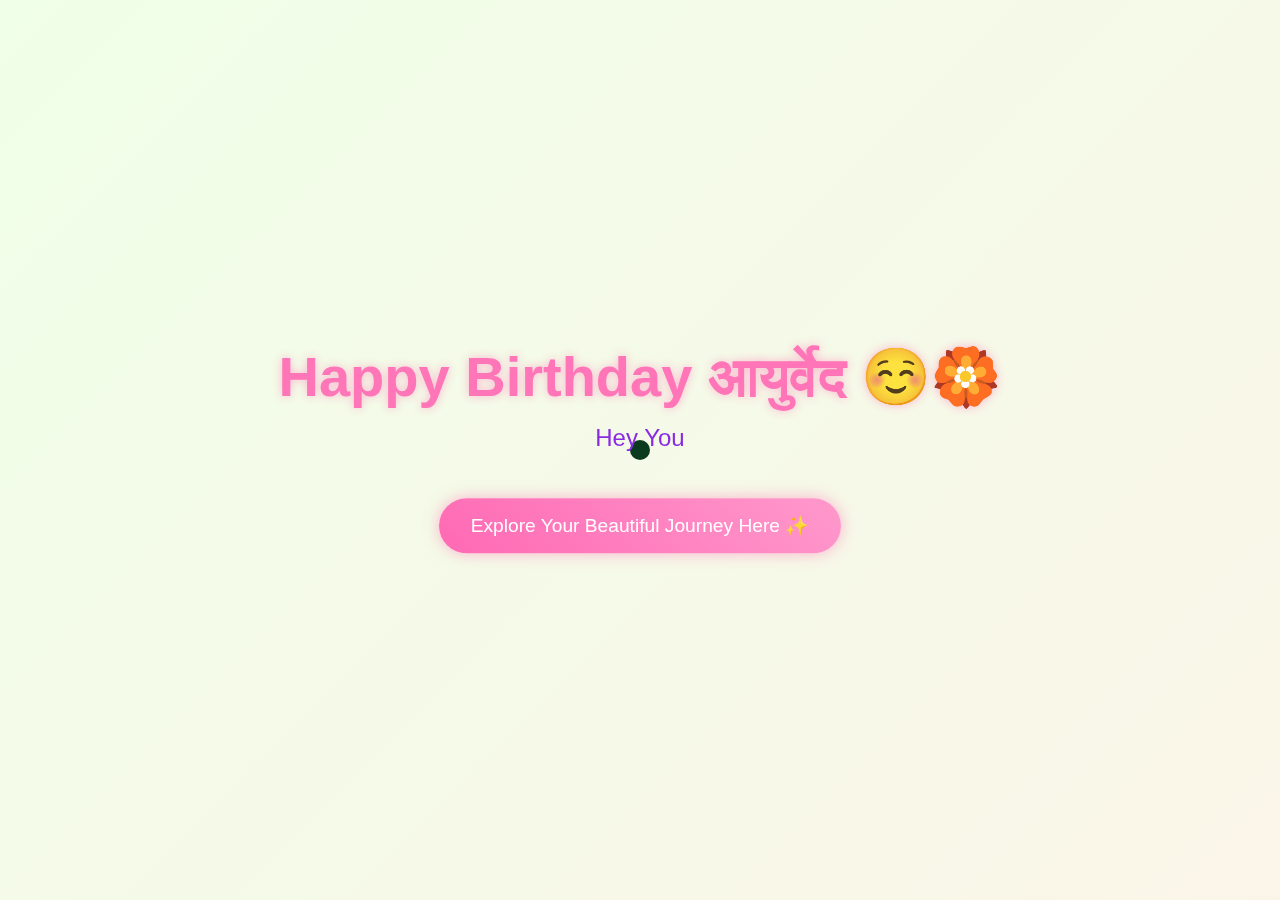
<file: index.html>
<!DOCTYPE html>
<html lang="en">

<head>
    <meta charset="UTF-8">
    <meta name="viewport" content="width=device-width, initial-scale=1.0">
    <title>Happy Birthday</title>
    <script src="https://cdnjs.cloudflare.com/ajax/libs/gsap/3.12.2/gsap.min.js"></script>
    <link rel="stylesheet" href="style.css">

</head>

<body>
    <div class="cursor"></div>
    <div class="container">
        <h1>Happy Birthday आयुर्वेद ☺️🏵️</h1>
        <div class="greeting"></div>
        <button class="cta-button">Explore Your Beautiful Journey Here ✨</button>
    </div>

    <script src="script.js">

    </script>
</body>

</html>
</file>
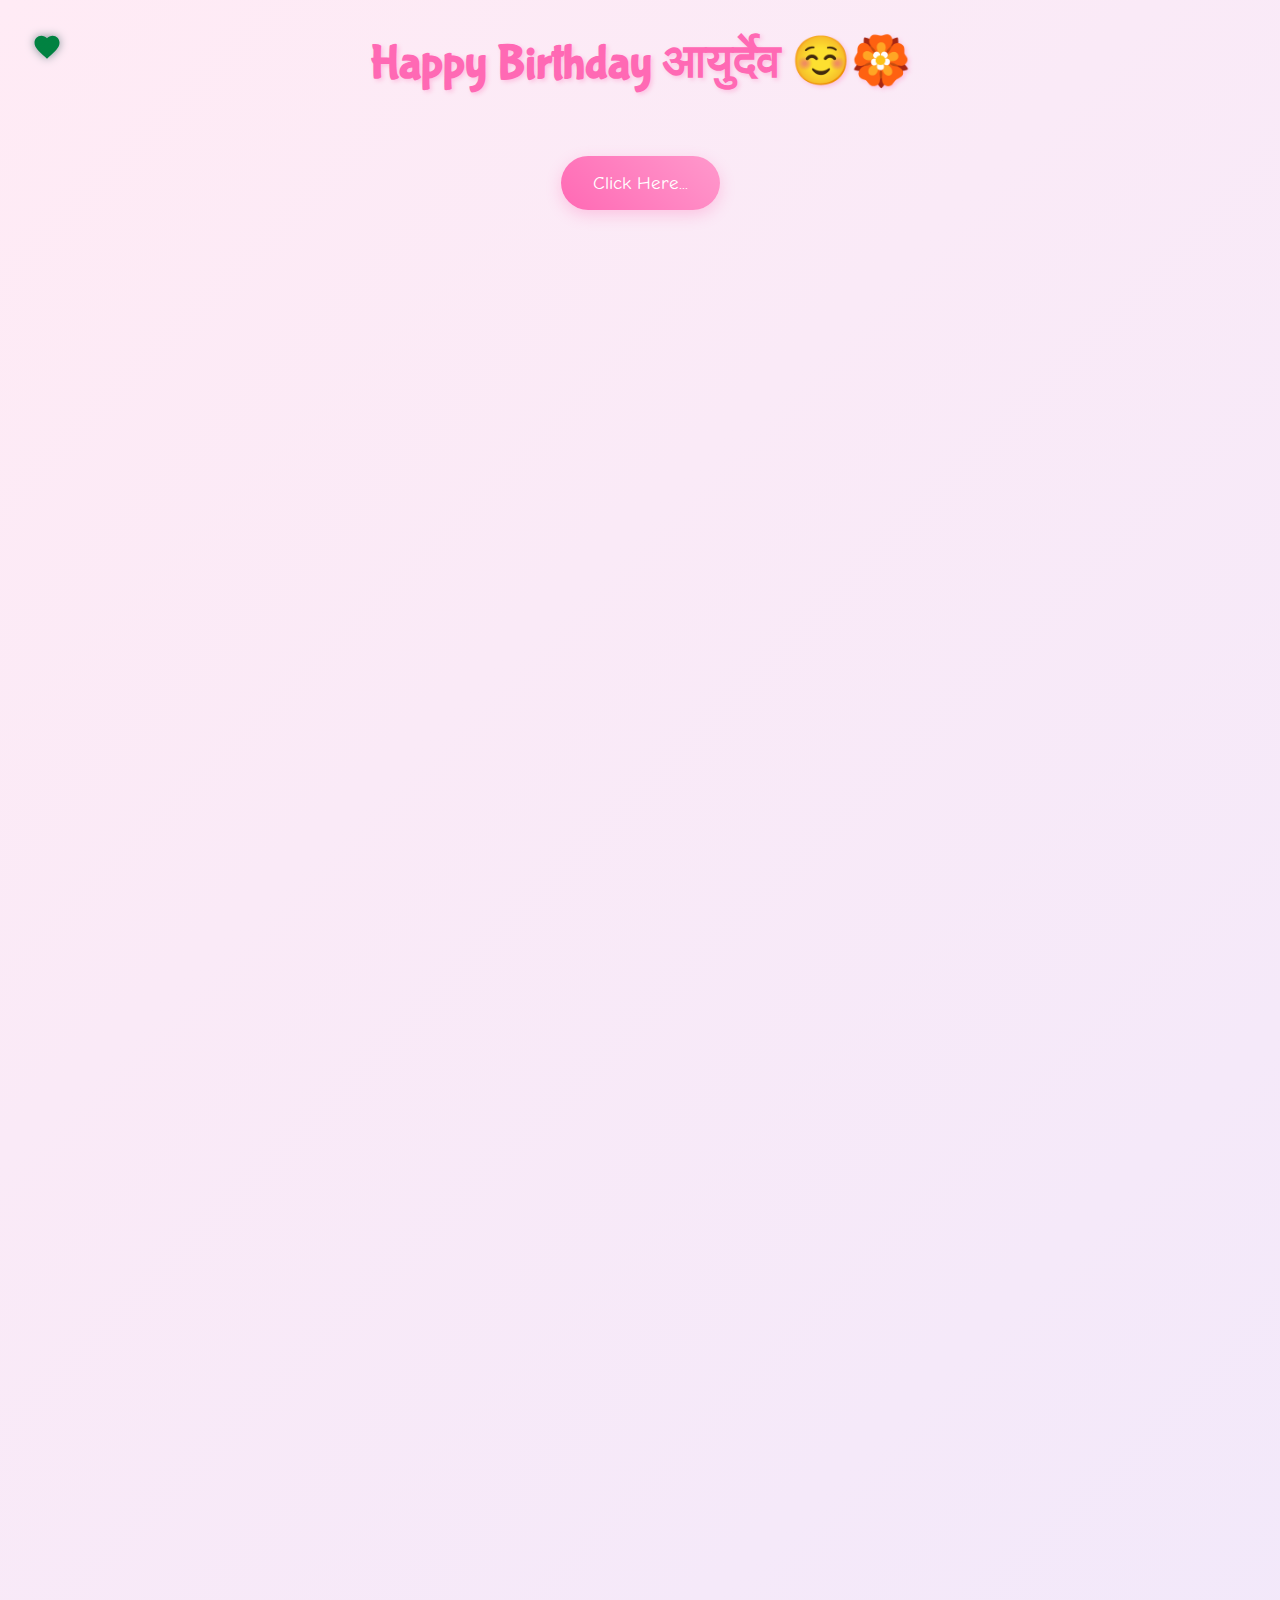
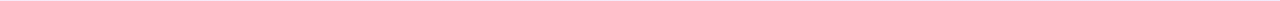
<file: cause.html>
<!DOCTYPE html>
<html lang="en">

<head>
    <meta charset="UTF-8">
    <meta name="viewport" content="width=device-width, initial-scale=1.0">
    <title>Why You're My Friend! 💖</title>
    <script src="https://cdnjs.cloudflare.com/ajax/libs/gsap/3.12.2/gsap.min.js"></script>
    <link rel="stylesheet" href="./cause.css">
    <style>

    </style>
</head>

<body>
    <div class="custom-cursor">
        <svg viewBox="0 0 24 24">
            <path fill="#ff69b4"
                d="M12 21.35l-1.45-1.32C5.4 15.36 2 12.28 2 8.5 2 5.42 4.42 3 7.5 3c1.74 0 3.41.81 4.5 2.09C13.09 3.81 14.76 3 16.5 3 19.58 3 22 5.42 22 8.5c0 3.78-3.4 6.86-8.55 11.54L12 21.35z" />
        </svg>
    </div>

    <div class="container">
        <h1>Happy Birthday आयुर्देव ☺️🏵️</h1>

        <div id="reasons-container"></div>

        <button class="shuffle-button">Click Here...</button>
        <div class="reason-counter"></div>

        <div class="ending-section">
            <div class="teddy-hug">
                <img src="./d1.jpeg" alt="Teddy Hug">
            </div>
            <div class="ending-text">You're the BESTEST ! 💖</div>
        </div>
    </div>

    <script src="cause.js">

    </script>
</body>

</html>
</file>
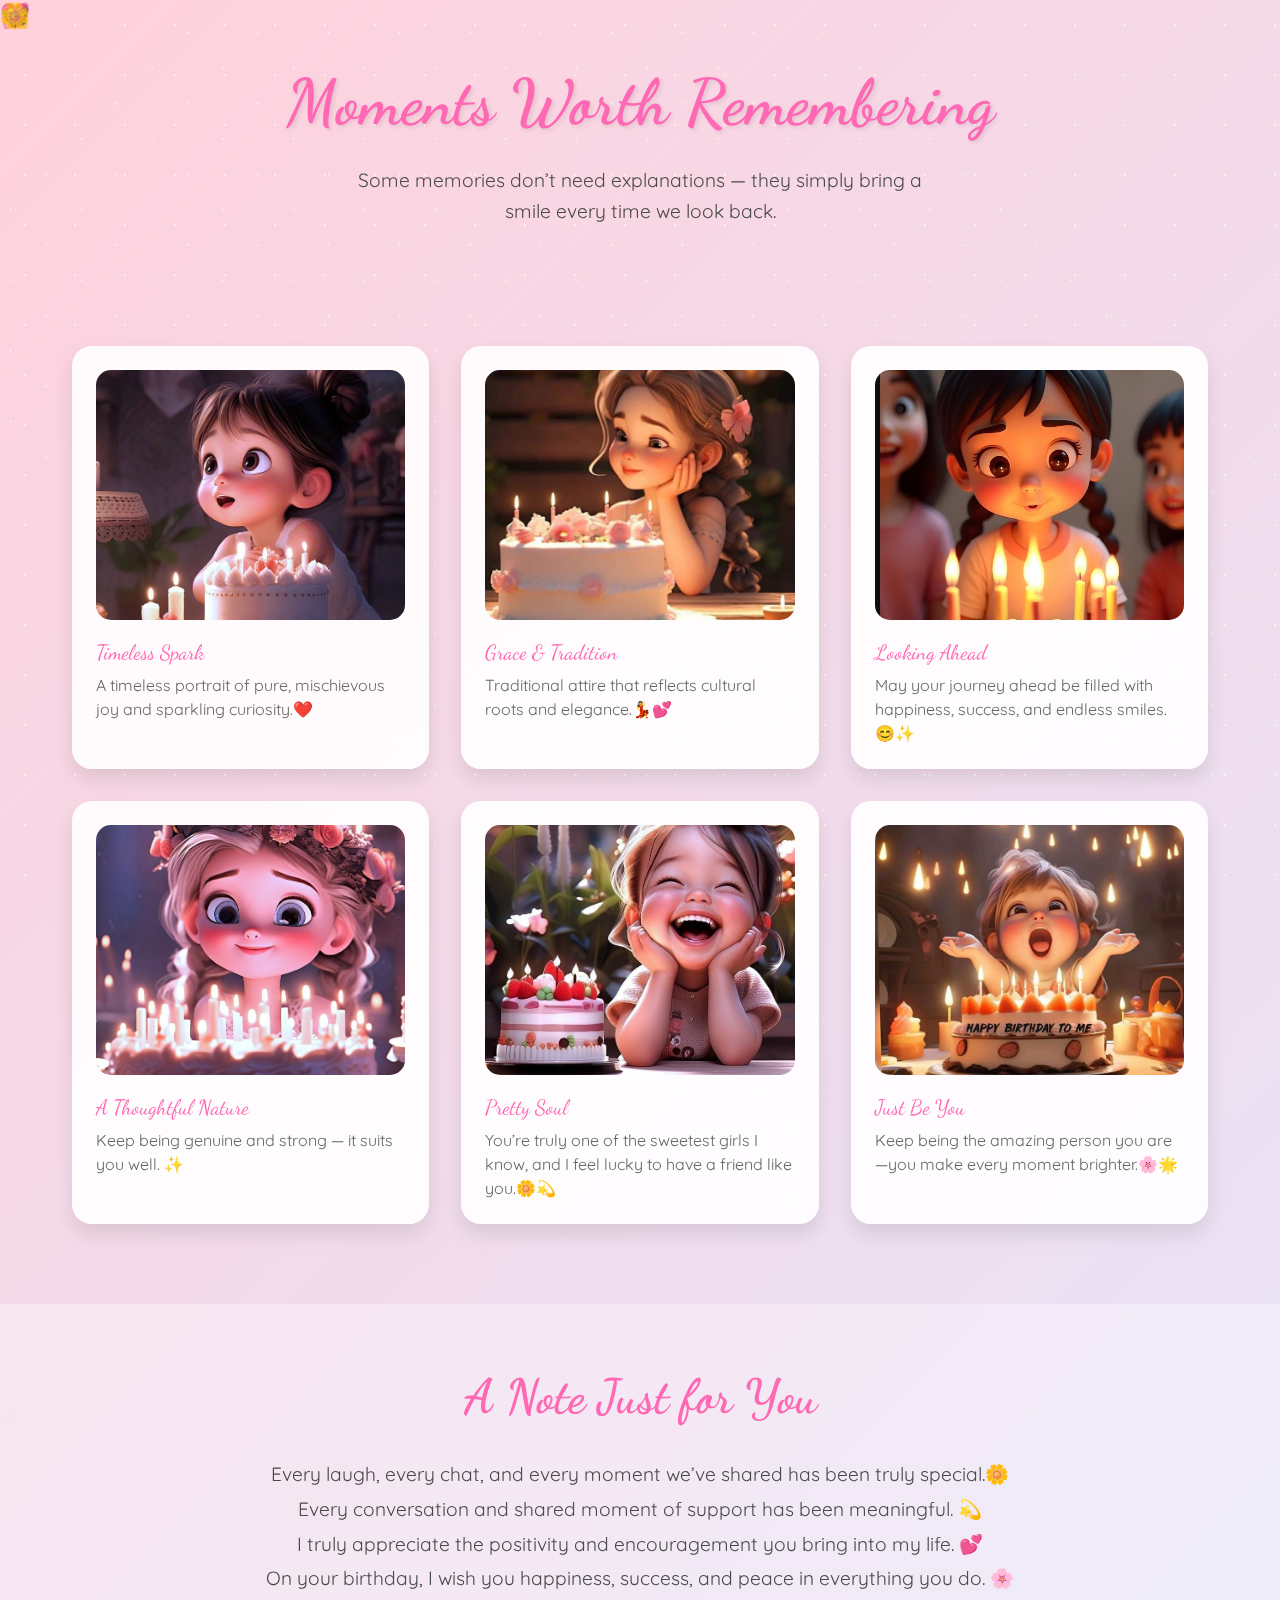
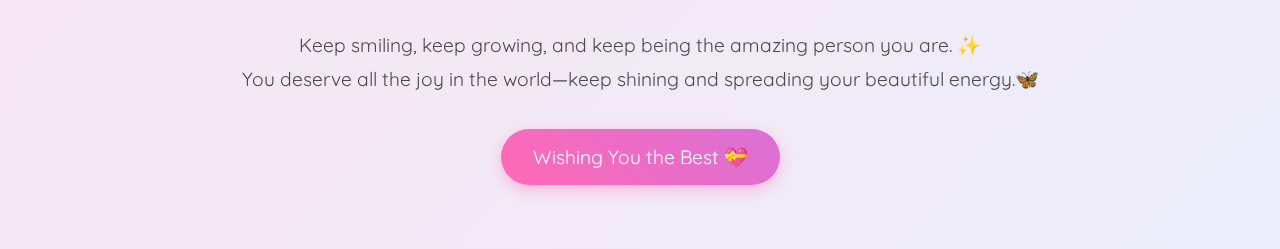
<file: last.html>
<!DOCTYPE html>
<html lang="en">

<head>
    <meta charset="UTF-8">
    <meta name="viewport" content="width=device-width, initial-scale=1.0">
    <title>Beautiful Memories ✨</title>
    <style>
        @import url('https://fonts.googleapis.com/css2?family=Dancing+Script:wght@700&family=Quicksand:wght@300;400;500;600&display=swap');

        * {
            margin: 0;
            padding: 0;
            box-sizing: border-box;
        }

        body {
            min-height: 100vh;
            background: linear-gradient(135deg,
                    #ffd1dc 0%,
                    #e6e6fa 25%,
                    #ffefd5 50%,
                    #e6e6fa 75%,
                    #ffd1dc 100%);
            background-size: 400% 400%;
            animation: gradientFlow 15s ease infinite;
            font-family: 'Quicksand', sans-serif;
            overflow-x: hidden;
            color: #4a4a4a;
        }

        @keyframes gradientFlow {
            0% {
                background-position: 0% 50%;
            }

            50% {
                background-position: 100% 50%;
            }

            100% {
                background-position: 0% 50%;
            }
        }

        /* Enhanced Sparkle Effect */
        .magic-sparkles {
            position: fixed;
            top: 0;
            left: 0;
            width: 100%;
            height: 100%;
            pointer-events: none;
            z-index: 1;
        }

        .sparkle {
            position: absolute;
            width: 6px;
            height: 6px;
            border-radius: 50%;
            background-color: white;
            animation: twinkle var(--duration, 4s) ease-in-out infinite;
            opacity: 0;
        }

        @keyframes twinkle {

            0%,
            100% {
                opacity: 0;
                transform: scale(0.5);
            }

            50% {
                opacity: 0.8;
                transform: scale(1);
            }
        }

        /* Generate 50 sparkles with different positions and animations */
        .magic-sparkles::before,
        .magic-sparkles::after {
            content: '';
            position: absolute;
            width: 100%;
            height: 100%;
            background-image: radial-gradient(circle, white 1px, transparent 1px);
            background-size: 50px 50px;
            animation: sparkleLayer 8s linear infinite;
            opacity: 0.5;
        }

        .magic-sparkles::after {
            animation-delay: -4s;
            transform: rotate(45deg);
        }

        @keyframes sparkleLayer {
            0% {
                transform: translateY(0);
            }

            100% {
                transform: translateY(-50px);
            }
        }

        /* Floating Hearts */
        .floating-hearts {
            position: fixed;
            width: 100%;
            height: 100%;
            pointer-events: none;
            z-index: 2;
        }

        .heart {
            position: absolute;
            font-size: 1.5rem;
            color: rgba(255, 105, 180, 0.6);
            animation: floatHeart var(--float-duration, 6s) ease-in-out infinite;
            animation-delay: var(--delay, 0s);
        }

        @keyframes floatHeart {
            0% {
                transform: translate(0, 100vh) rotate(0deg);
            }

            100% {
                transform: translate(var(--translate-x, 0), -100vh) rotate(360deg);
            }
        }

        /* Welcome Section */
        .welcome {
            text-align: center;
            padding: 4rem 2rem;
            position: relative;
            z-index: 3;
        }

        .welcome h1 {
            font-family: 'Dancing Script', cursive;
            font-size: 4rem;
            color: #ff69b4;
            text-shadow: 2px 2px 4px rgba(0, 0, 0, 0.1);
            animation: fadeInScale 2s ease;
        }

        .welcome p {
            font-size: 1.2rem;
            max-width: 600px;
            margin: 1.5rem auto;
            line-height: 1.6;
            animation: fadeIn 2s ease 0.5s both;
        }

        /* Enhanced Memory Cards */
        .memory-container {
            max-width: 1200px;
            margin: 0 auto;
            padding: 2rem;
            display: grid;
            grid-template-columns: repeat(auto-fit, minmax(300px, 1fr));
            gap: 2rem;
            z-index: 3;
            position: relative;
        }

        .memory-card {
            background: rgba(255, 255, 255, 0.9);
            border-radius: 20px;
            padding: 1.5rem;
            box-shadow: 0 10px 20px rgba(0, 0, 0, 0.1);
            transition: all 0.5s cubic-bezier(0.4, 0, 0.2, 1);
            position: relative;
            overflow: hidden;
        }

        .memory-card:hover {
            transform: translateY(-10px) scale(1.02);
            box-shadow: 0 15px 30px rgba(0, 0, 0, 0.15);
        }

        .memory-card::before {
            content: '';
            position: absolute;
            top: 0;
            left: 0;
            width: 100%;
            height: 100%;
            background: linear-gradient(45deg, transparent, rgba(255, 255, 255, 0.4), transparent);
            transform: translateX(-100%);
            transition: 0.5s;
        }

        .memory-card:hover::before {
            transform: translateX(100%);
        }

        .memory-img {
            width: 100%;
            height: 250px;
            object-fit: cover;
            border-radius: 15px;
            margin-bottom: 1rem;
            transition: transform 0.5s ease;
        }

        .memory-card:hover .memory-img {
            transform: scale(1.05);
        }

        .memory-date {
            font-family: 'Dancing Script', cursive;
            color: #ff69b4;
            font-size: 1.3rem;
            margin-bottom: 0.5rem;
        }

        .memory-caption {
            font-size: 1rem;
            line-height: 1.5;
            color: #666;
        }

        /* Final Message Section */
        .final-message {
            text-align: center;
            padding: 4rem 2rem;
            background: rgba(255, 255, 255, 0.3);
            backdrop-filter: blur(10px);
            margin-top: 3rem;
            position: relative;
            z-index: 3;
        }

        .final-message h2 {
            font-family: 'Dancing Script', cursive;
            font-size: 3rem;
            color: #ff69b4;
            margin-bottom: 2rem;
            animation: heartbeat 2s infinite;
        }

        @keyframes heartbeat {

            0%,
            100% {
                transform: scale(1);
            }

            50% {
                transform: scale(1.1);
            }
        }

        .final-message p {
            font-size: 1.2rem;
            max-width: 800px;
            margin: 0 auto 2rem;
            line-height: 1.8;
        }

        .goodbye-btn {
            display: inline-block;
            padding: 1rem 2rem;
            font-size: 1.2rem;
            background: linear-gradient(45deg, #ff69b4, #da70d6);
            color: white;
            border: none;
            border-radius: 50px;
            cursor: pointer;
            text-decoration: none;
            transition: all 0.3s ease;
            box-shadow: 0 5px 15px rgba(255, 105, 180, 0.4);
            animation: float 3s infinite ease-in-out;
        }

        .goodbye-btn:hover {
            transform: translateY(-5px);
            box-shadow: 0 8px 20px rgba(255, 105, 180, 0.6);
        }

        @keyframes float {

            0%,
            100% {
                transform: translateY(0);
            }

            50% {
                transform: translateY(-10px);
            }
        }

        /* Animations */
        @keyframes fadeInScale {
            0% {
                opacity: 0;
                transform: scale(0.8);
            }

            100% {
                opacity: 1;
                transform: scale(1);
            }
        }

        @keyframes fadeIn {
            0% {
                opacity: 0;
            }

            100% {
                opacity: 1;
            }
        }

        /* Generate Hearts */
        .js-generate-hearts {
            position: fixed;
            width: 100%;
            height: 100%;
            pointer-events: none;
            z-index: 2;
        }

        /* Custom Scrollbar */
        ::-webkit-scrollbar {
            width: 12px;
        }

        ::-webkit-scrollbar-track {
            background: rgba(255, 255, 255, 0.4);
        }

        ::-webkit-scrollbar-thumb {
            background: linear-gradient(45deg, #ff69b4, #da70d6);
            border-radius: 6px;
        }

        /* Responsive Design */
        @media (max-width: 768px) {
            .welcome h1 {
                font-size: 3rem;
            }

            .memory-container {
                grid-template-columns: 1fr;
            }

            .final-message h2 {
                font-size: 2.5rem;
            }
        }
    </style>
</head>

<body>
    <div class="magic-sparkles"></div>
    <div class="floating-hearts">
        <!-- Hearts will be generated via CSS -->
        <!-- Floating elements generated via CSS -->
        <div class="heart" style="--float-duration: 6s; --delay: 0s; --translate-x: 20px;">✨</div>
        <div class="heart" style="--float-duration: 8s; --delay: 1s; --translate-x: -30px;">💕</div>
        <div class="heart" style="--float-duration: 7s; --delay: 2s; --translate-x: 40px;">🌟</div>
        <div class="heart" style="--float-duration: 9s; --delay: 3s; --translate-x: -20px;">💫</div>
        <div class="heart" style="--float-duration: 5s; --delay: 4s; --translate-x: 30px;">🌸</div>
        <div class="heart" style="--float-duration: 5s; --delay: 4s; --translate-x: 30px;">💝</div>
        <div class="heart" style="--float-duration: 5s; --delay: 4s; --translate-x: 30px;">🦋</div>
        <div class="heart" style="--float-duration: 5s; --delay: 4s; --translate-x: 30px;">🌼</div>
        <div class="heart" style="--float-duration: 5s; --delay: 4s; --translate-x: 30px;">💝</div>
        <div class="heart" style="--float-duration: 5s; --delay: 4s; --translate-x: 30px;">🦋</div>
        <div class="heart" style="--float-duration: 5s; --delay: 4s; --translate-x: 30px;">🌼</div>

    </div>

    <section class="welcome">
        <h1>Moments Worth Remembering</h1>
        <p>Some memories don’t need explanations — they simply bring a smile every time we look back.</p>
    </section>

    <div class="memory-container">
        <div class="memory-card">
            <img src="./d1.jpg" alt="First Date" class="memory-img">
            <div class="memory-date">Timeless Spark</div>
            <div class="memory-caption">A timeless portrait of pure, mischievous joy and sparkling curiosity.❤️</div>
        </div>
        <div class="memory-card">
            <img src="./d2.jpg" alt="Beach Day" class="memory-img">
            <div class="memory-date">Grace & Tradition</div>
            <div class="memory-caption">Traditional attire that reflects cultural roots and elegance.💃💕</div>
        </div>
        <div class="memory-card">
            <img src="./d3.jpeg" alt="Beach Day" class="memory-img">
            <div class="memory-date">Looking Ahead</div>
            <div class="memory-caption">May your journey ahead be filled with happiness, success, and endless
                smiles.😊✨</div>
        </div>
        <div class="memory-card">
            <img src="./d4.jpg" alt="Movie Night" class="memory-img">
            <div class="memory-date">A Thoughtful Nature</div>
            <div class="memory-caption">Keep being genuine and strong — it suits you well. ✨</div>
        </div>
        <div class="memory-card">
            <img src="./d5.jpg" alt="First Date" class="memory-img">
            <div class="memory-date">Pretty Soul</div>
            <div class="memory-caption">You’re truly one of the sweetest girls I know, and I feel lucky to have a friend
                like you.🌼💫</div>
        </div>
        <div class="memory-card">
            <img src="./d6.jpg" alt="Movie Night" class="memory-img">
            <div class="memory-date">Just Be You</div>
            <div class="memory-caption">Keep being the amazing person you are—you make every moment brighter.🌸🌟</div>
        </div>

    </div>

    <section class="final-message">
        <h2>A Note Just for You</h2>
        <p>Every laugh, every chat, and every moment we’ve shared has been truly special.🌼<br>
            Every conversation and shared moment of support has been meaningful. 💫<br>
            I truly appreciate the positivity and encouragement you bring into my life. 💕<br>
            On your birthday, I wish you happiness, success, and peace in everything you do. 🌸</p>
        <p> Keep smiling, keep growing, and keep being the amazing person you are. ✨<br>
            You deserve all the joy in the world—keep shining and spreading your beautiful energy.🦋</p>
        <a href="#" class="goodbye-btn">Wishing You the Best 💝</a>
    </section>
</body>


</html>
</file>
<file: style.css>
* {
    margin: 0;
    padding: 0;
    box-sizing: border-box;
    cursor: none;
}

body {
    min-height: 100vh;
    display: flex;
    flex-direction: column;
    align-items: center;
    justify-content: center;
    background: linear-gradient(-45deg, #fee9f7, #e8f5fe, #fef2e8, #f0ffe8);
    background-size: 400% 400%;
    animation: gradientBG 15s ease infinite;
    font-family: 'Arial Rounded MT Bold', Arial, sans-serif;
    overflow: hidden;
    position: relative;
}

.cursor {
    width: 20px;
    height: 20px;
    background: pink;
    border-radius: 50%;
    position: fixed;
    pointer-events: none;
    mix-blend-mode: difference;
    transition: transform 0.2s;
}

.container {
    text-align: center;
    z-index: 1;
}

h1 {
    font-size: 3.5rem;
    color: #ff69b4;
    text-shadow: 0 0 10px rgba(255, 105, 180, 0.5);
    margin-bottom: 2rem;
    opacity: 0;
}

.greeting {
    font-size: 1.5rem;
    color: #8a2be2;
    margin-bottom: 3rem;
    min-height: 2em;
}

.cta-button {
    padding: 1rem 2rem;
    font-size: 1.2rem;
    background: linear-gradient(45deg, #ff69b4, #ff99cc);
    border: none;
    border-radius: 50px;
    color: white;
    cursor: pointer;
    box-shadow: 0 0 15px rgba(255, 105, 180, 0.5);
    transition: transform 0.3s, box-shadow 0.3s;
    opacity: 0;
}

.cta-button:hover {
    transform: scale(1.1);
    box-shadow: 0 0 25px rgba(255, 105, 180, 0.7);
}

.floating {
    position: absolute;
    pointer-events: none;
    opacity: 0;
}

@keyframes gradientBG {
    0% {
        background-position: 0% 50%;
    }

    50% {
        background-position: 100% 50%;
    }

    100% {
        background-position: 0% 50%;
    }
}

@media (max-width: 768px) {
    h1 {
        font-size: 2rem;
    }

    .greeting {
        font-size: 1.2rem;
    }

    .cta-button {
        font-size: 1rem;
    }
}
</file>
<file: cause.css>
@import url('https://fonts.googleapis.com/css2?family=Bubblegum+Sans&family=Comic+Neue:wght@700&family=Quicksand:wght@500&display=swap');

* {
    margin: 0;
    padding: 0;
    box-sizing: border-box;
    cursor: none;
}

body {
    min-height: 100vh;
    background: linear-gradient(-45deg, #ffe6e6, #e6e6ff, #ffebf5);
    background-size: 400% 400%;
    animation: gradientBG 15s ease infinite;
    font-family: 'Quicksand', sans-serif;
    overflow-x: hidden;
    padding: 2rem;
}

.custom-cursor {
    width: 30px;
    height: 30px;
    position: fixed;
    pointer-events: none;
    z-index: 9999;
    mix-blend-mode: difference;
    transition: transform 0.1s;
}

.custom-cursor svg {
    width: 100%;
    height: 100%;
    filter: drop-shadow(0 0 5px rgba(255, 182, 193, 0.5));
}

.container {
    max-width: 1200px;
    margin: 0 auto;
    text-align: center;
    position: relative;
    z-index: 1;
}

h1 {
    font-family: 'Bubblegum Sans', cursive;
    font-size: 3rem;
    color: #ff69b4;
    text-shadow: 2px 2px 4px rgba(255, 105, 180, 0.3);
    margin-bottom: 2rem;
    animation: bounce 1s ease infinite;
}

.reason-card {
    background: rgba(255, 255, 255, 0.9);
    border-radius: 20px;
    padding: 2rem;
    margin: 1.5rem;
    box-shadow: 0 5px 15px rgba(0, 0, 0, 0.1);
    transition: transform 0.3s, box-shadow 0.3s;
    cursor: pointer;
    position: relative;
    overflow: hidden;
}

.reason-card:hover {
    transform: translateY(-5px);
    box-shadow: 0 8px 25px rgba(255, 105, 180, 0.2);
}

.reason-text {
    font-size: 1.2rem;
    margin-bottom: 1rem;
    position: relative;
    z-index: 2;
}

.gif-overlay {
    position: absolute;
    top: 0;
    left: 0;
    width: 100%;
    height: 100%;
    background: rgba(255, 255, 255, 0.95);
    display: flex;
    align-items: center;
    justify-content: center;
    opacity: 0;
    transition: opacity 0.3s;
    z-index: 1;
}

.reason-card:hover .gif-overlay {
    opacity: 1;
}

.shuffle-button {
    background: linear-gradient(45deg, #ff69b4, #ff99cc);
    border: none;
    border-radius: 50px;
    padding: 1rem 2rem;
    font-size: 1.2rem;
    color: white;
    margin: 2rem 0;
    cursor: pointer;
    transition: transform 0.3s;
    font-family: 'Comic Neue', cursive;
    box-shadow: 0 5px 15px rgba(255, 105, 180, 0.3);
}

.shuffle-button:hover {
    transform: scale(1.1);
}

.floating {
    position: fixed;
    pointer-events: none;
    animation: float 3s ease-in-out infinite;
}

.ending-section {
    margin-top: 4rem;
    padding: 2rem;
    text-align: center;
}

.ending-text {
    font-family: 'Bubblegum Sans', cursive;
    font-size: 2rem;
    color: #ff69b4;
    margin-bottom: 2rem;
    opacity: 0;
    transform: translateY(20px);
}

.teddy-hug {
    width: 200px;
    margin: 0 auto;
    transform: scale(0);
}

@keyframes gradientBG {
    0% {
        background-position: 0% 50%;
    }

    50% {
        background-position: 100% 50%;
    }

    100% {
        background-position: 0% 50%;
    }
}

@keyframes float {

    0%,
    100% {
        transform: translateY(0);
    }

    50% {
        transform: translateY(-20px);
    }
}

@keyframes bounce {

    0%,
    100% {
        transform: translateY(0);
    }

    50% {
        transform: translateY(-10px);
    }
}

@media (max-width: 768px) {
    h1 {
        font-size: 2rem;
    }

    .reason-card {
        margin: 1rem;
    }

    .reason-text {
        font-size: 1rem;
    }
}

.shuffle-button {
    background: linear-gradient(45deg, #ff69b4, #ff99cc);
    border: none;
    border-radius: 50px;
    padding: 1rem 2rem;
    font-size: 1.2rem;
    color: white;
    margin: 2rem 0;
    cursor: pointer;
    transition: all 0.3s;
    font-family: 'Comic Neue', cursive;
    box-shadow: 0 5px 15px rgba(255, 105, 180, 0.3);
}

.shuffle-button.story-mode {
    background: linear-gradient(45deg, #9b6dff, #ff6dc7);
    transform: scale(1.1);
}

.shuffle-button:hover {
    transform: scale(1.1);
}

.shuffle-button.story-mode:hover {
    transform: scale(1.2);
}

.reason-counter {
    font-size: 0.9rem;
    color: #ff69b4;
    margin-top: 1rem;
    opacity: 0.7;
}
</file>
